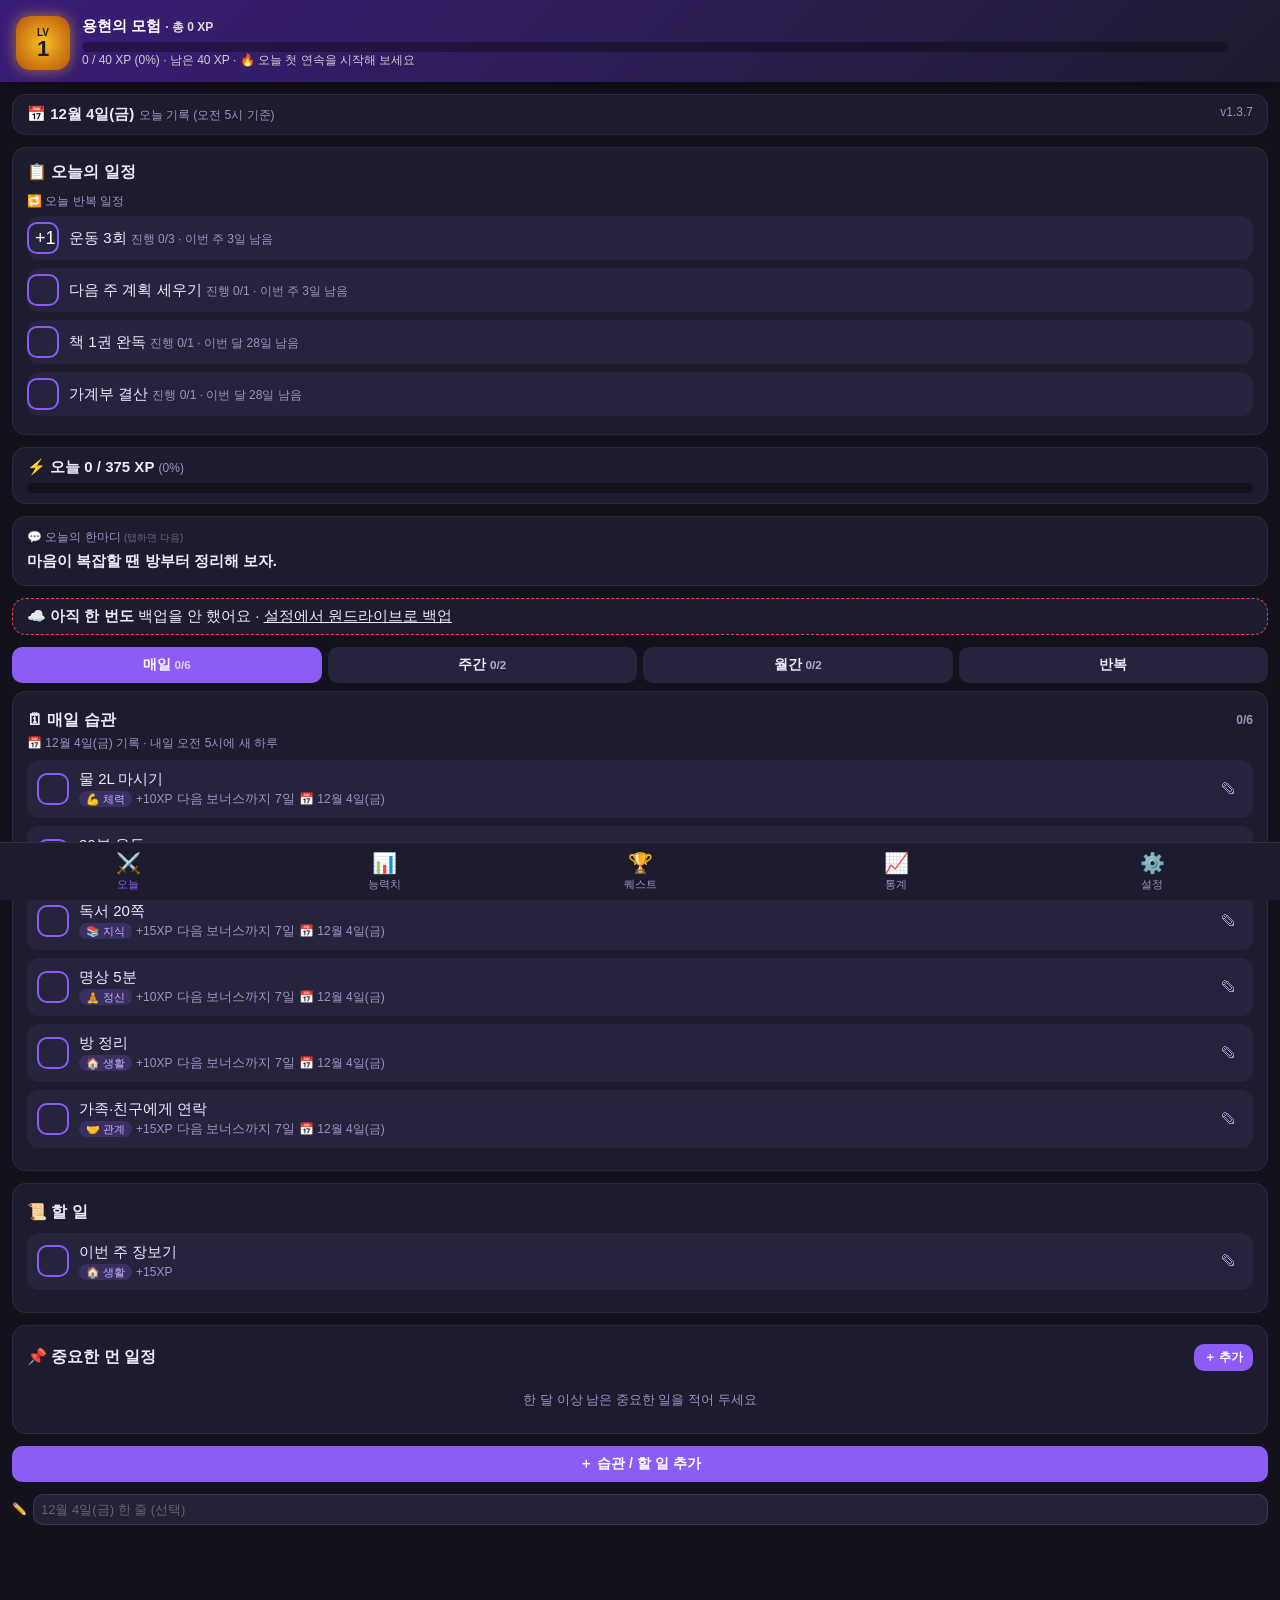
<file: levelup/index.html>
<!DOCTYPE html>
<html lang="ko"><head>
<meta charset="utf-8"><meta name="viewport" content="width=device-width,initial-scale=1,viewport-fit=cover">
<meta name="theme-color" content="#12111c"><title>레벨업 라이프</title>
<link rel="manifest" href="manifest.json"><link rel="icon" href="icons/icon-192.png"><link rel="apple-touch-icon" href="icons/icon-192.png">
<link rel="stylesheet" href="style.css">
</head><body>
<header id="hero"></header>
<main>
<section id="tab-today" class="tab active"></section>
<section id="tab-stats" class="tab"></section>
<section id="tab-quests" class="tab"></section>
<section id="tab-charts" class="tab"></section>
<section id="tab-settings" class="tab"></section>
</main>
<nav id="nav">
<button data-tab="today" class="on">⚔️<span>오늘</span></button>
<button data-tab="stats">📊<span>능력치</span></button>
<button data-tab="quests">🏆<span>퀘스트</span></button>
<button data-tab="charts">📈<span>통계</span></button>
<button data-tab="settings">⚙️<span>설정</span></button>
</nav>
<div id="toasts"></div><div id="modal" class="hidden"></div>
<script src="config.js"></script>
<script src="vendor/msal-browser.min.js"></script>
<script src="sync.js"></script>
<script src="app.js"></script>
</body></html>
</file>
<file: levelup/style.css>
:root{--bg:#12111c;--card:#1d1b2e;--card2:#26233d;--txt:#ece9ff;--mut:#9a94c4;--acc:#8b5cf6;--gold:#fbbf24;--ok:#22c55e;--bad:#ef4444}
body.light{--bg:#f4f2fb;--card:#fff;--card2:#ece8fa;--txt:#1d1b2e;--mut:#6b6690}
*{box-sizing:border-box;-webkit-tap-highlight-color:transparent}
body{margin:0;background:var(--bg);color:var(--txt);font-family:-apple-system,"Segoe UI","Noto Sans KR","Malgun Gothic",sans-serif;padding-bottom:80px;font-size:15px}
#hero{padding:16px 16px 12px;background:linear-gradient(135deg,#3b1d7a,#1d1b2e);color:#fff;position:sticky;top:0;z-index:5;box-shadow:0 2px 12px #0006}
.hrow{display:flex;align-items:center;gap:12px}.lvbadge{width:54px;height:54px;border-radius:14px;background:radial-gradient(circle,#fbbf24,#b45309);display:flex;flex-direction:column;align-items:center;justify-content:center;font-weight:800;color:#1d1b2e;box-shadow:0 0 14px #fbbf2488}
.lvbadge small{font-size:10px}.lvbadge b{font-size:22px;line-height:1}
.bar{height:10px;background:#0005;border-radius:6px;overflow:hidden;margin-top:6px}.bar i{display:block;height:100%;background:linear-gradient(90deg,#a78bfa,#f472b6);border-radius:6px;transition:width .5s}
.mut{color:var(--mut);font-size:12px}
main{padding:12px}.tab{display:none}.tab.active{display:block}
.card{background:var(--card);border-radius:14px;padding:14px;margin-bottom:12px;border:1px solid #ffffff10}
h2{font-size:16px;margin:4px 0 10px;display:flex;justify-content:space-between;align-items:center}
.item{display:flex;align-items:center;gap:10px;padding:10px;border-radius:12px;background:var(--card2);margin-bottom:8px}
.chk{width:32px;height:32px;border-radius:10px;border:2px solid var(--acc);background:none;color:#fff;font-size:18px;flex:none;cursor:pointer}
.item.done .chk{background:var(--acc)}.item.done .t{text-decoration:line-through;opacity:.6}
.item .t{flex:1;min-width:0}.tag{font-size:11px;padding:2px 7px;border-radius:8px;background:#8b5cf633;color:#c4b5fd;margin-right:4px}
.streak{color:var(--gold);font-size:12px;font-weight:700}
.x{background:none;border:none;color:var(--mut);font-size:16px;cursor:pointer}
button.btn{background:var(--acc);color:#fff;border:none;border-radius:10px;padding:9px 14px;font-size:14px;font-weight:600;cursor:pointer}
button.btn.sec{background:var(--card2);color:var(--txt)}button.sm{padding:5px 10px;font-size:12px}
input,select{background:var(--card2);color:var(--txt);border:1px solid #ffffff22;border-radius:10px;padding:9px;font-size:15px;width:100%}
.memo{display:flex;gap:6px;align-items:center}.memo input{font-size:13px;padding:7px;opacity:.85}
#nav{position:fixed;bottom:0;left:0;right:0;display:flex;background:var(--card);border-top:1px solid #ffffff15;padding-bottom:env(safe-area-inset-bottom);z-index:6}
#nav button{flex:1;background:none;border:none;color:var(--mut);padding:8px 0;font-size:20px;display:flex;flex-direction:column;align-items:center;cursor:pointer}
#nav button span{font-size:11px;margin-top:2px}#nav button.on{color:var(--acc)}
.stat{display:flex;gap:10px;align-items:center;margin-bottom:12px}.stat .ic{font-size:26px;width:40px;text-align:center}.stat .s{flex:1}
.grid{display:grid;grid-template-columns:repeat(3,1fr);gap:8px}.ach{background:var(--card2);border-radius:12px;padding:10px 6px;text-align:center;font-size:11px}
.ach .e{font-size:28px;display:block}.ach.lock{opacity:.3;filter:grayscale(1)}
canvas{width:100%;height:180px;display:block}
.seg{display:flex;gap:6px;margin-bottom:8px}.seg button{flex:1}
#toasts{position:fixed;top:12px;left:12px;right:12px;z-index:20;pointer-events:none}
.toast{background:linear-gradient(135deg,#7c3aed,#db2777);color:#fff;padding:12px 14px;border-radius:12px;margin-bottom:8px;font-weight:700;box-shadow:0 4px 20px #0008;animation:pop .4s}
.toast.lv{background:linear-gradient(135deg,#f59e0b,#b45309);font-size:18px;text-align:center}
@keyframes pop{0%{transform:scale(.6);opacity:0}70%{transform:scale(1.05)}100%{transform:scale(1);opacity:1}}
.flash{animation:flash .8s}@keyframes flash{0%,100%{box-shadow:0 0 14px #fbbf2488}50%{box-shadow:0 0 40px #fbbf24;transform:scale(1.15)}}
.xpf{position:fixed;color:var(--gold);font-weight:800;pointer-events:none;animation:up 1s forwards;z-index:30}@keyframes up{to{transform:translateY(-50px);opacity:0}}
#modal{position:fixed;inset:0;background:#000a;z-index:15;display:flex;align-items:flex-end}#modal.hidden{display:none}
#modal .sheet{background:var(--card);width:100%;border-radius:18px 18px 0 0;padding:18px;display:flex;flex-direction:column;gap:10px}
label{font-size:12px;color:var(--mut)}.row{display:flex;gap:8px}.row>*{flex:1}
.prog{font-size:12px;color:var(--mut)}.empty{color:var(--mut);text-align:center;padding:10px;font-size:13px}
#syncIcon{font-size:20px;min-width:24px;text-align:center;cursor:pointer}.spin{display:inline-block;animation:sp 1s linear infinite}@keyframes sp{to{transform:rotate(360deg)}}
.toast.upd{pointer-events:auto;cursor:pointer;background:linear-gradient(135deg,#0ea5e9,#6366f1)}
#fYs{margin:0}
.banner{background:linear-gradient(135deg,#312e81,#1d1b2e);border:1px solid #fbbf2455;border-radius:14px;padding:10px 12px;margin-bottom:12px;cursor:pointer}
.bn{font-size:14px;padding:3px 0}.bn b{color:var(--gold);margin-right:6px}.bn.d7 b{color:var(--bad)}
.item.ev .dd{font-size:13px;color:var(--mut);white-space:nowrap}.item.ev.d30{border-left:3px solid var(--gold)}.item.ev.d30 .dd{color:var(--gold)}
.item.ev.d7{border-left:3px solid var(--bad);background:#ef444418}.item.ev.d7 .dd{color:var(--bad)}
.item.ivover{border-left:3px solid var(--bad)}
#tseg .btn{padding:9px 4px}
</file>
